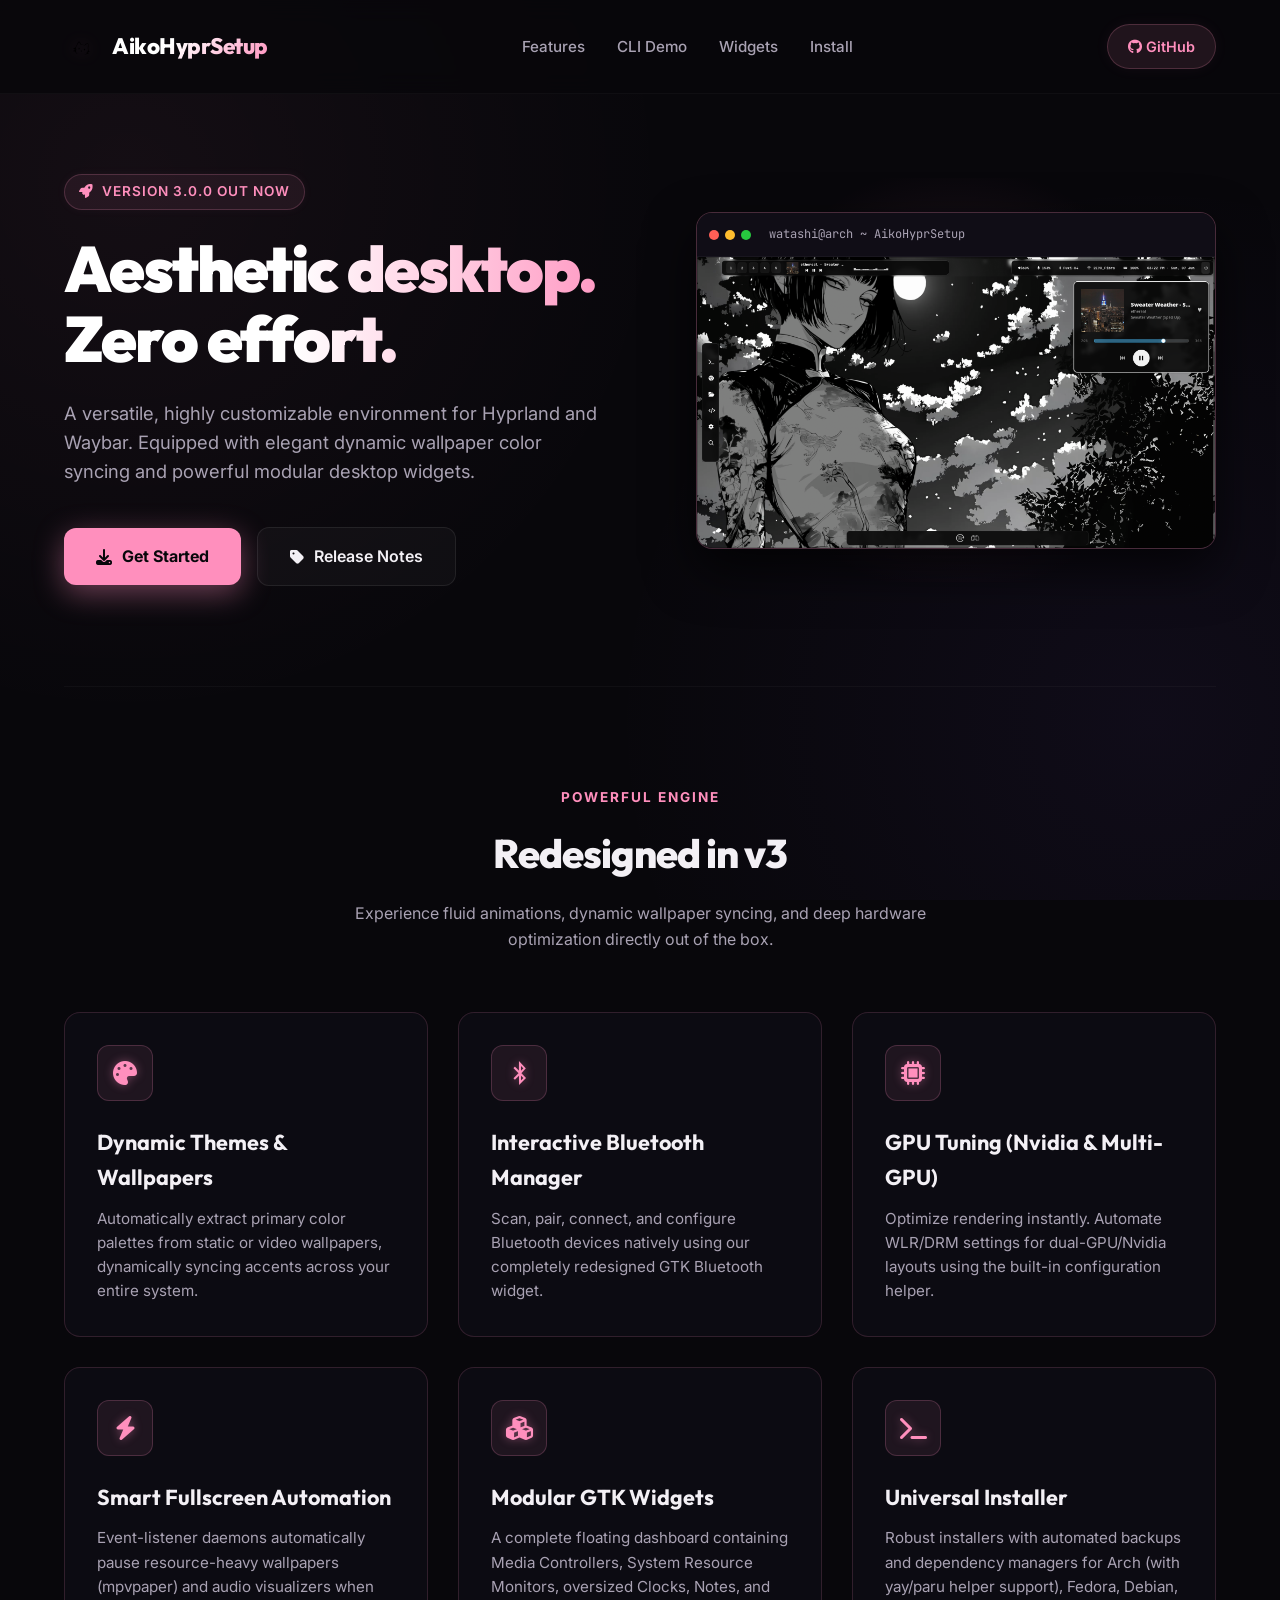
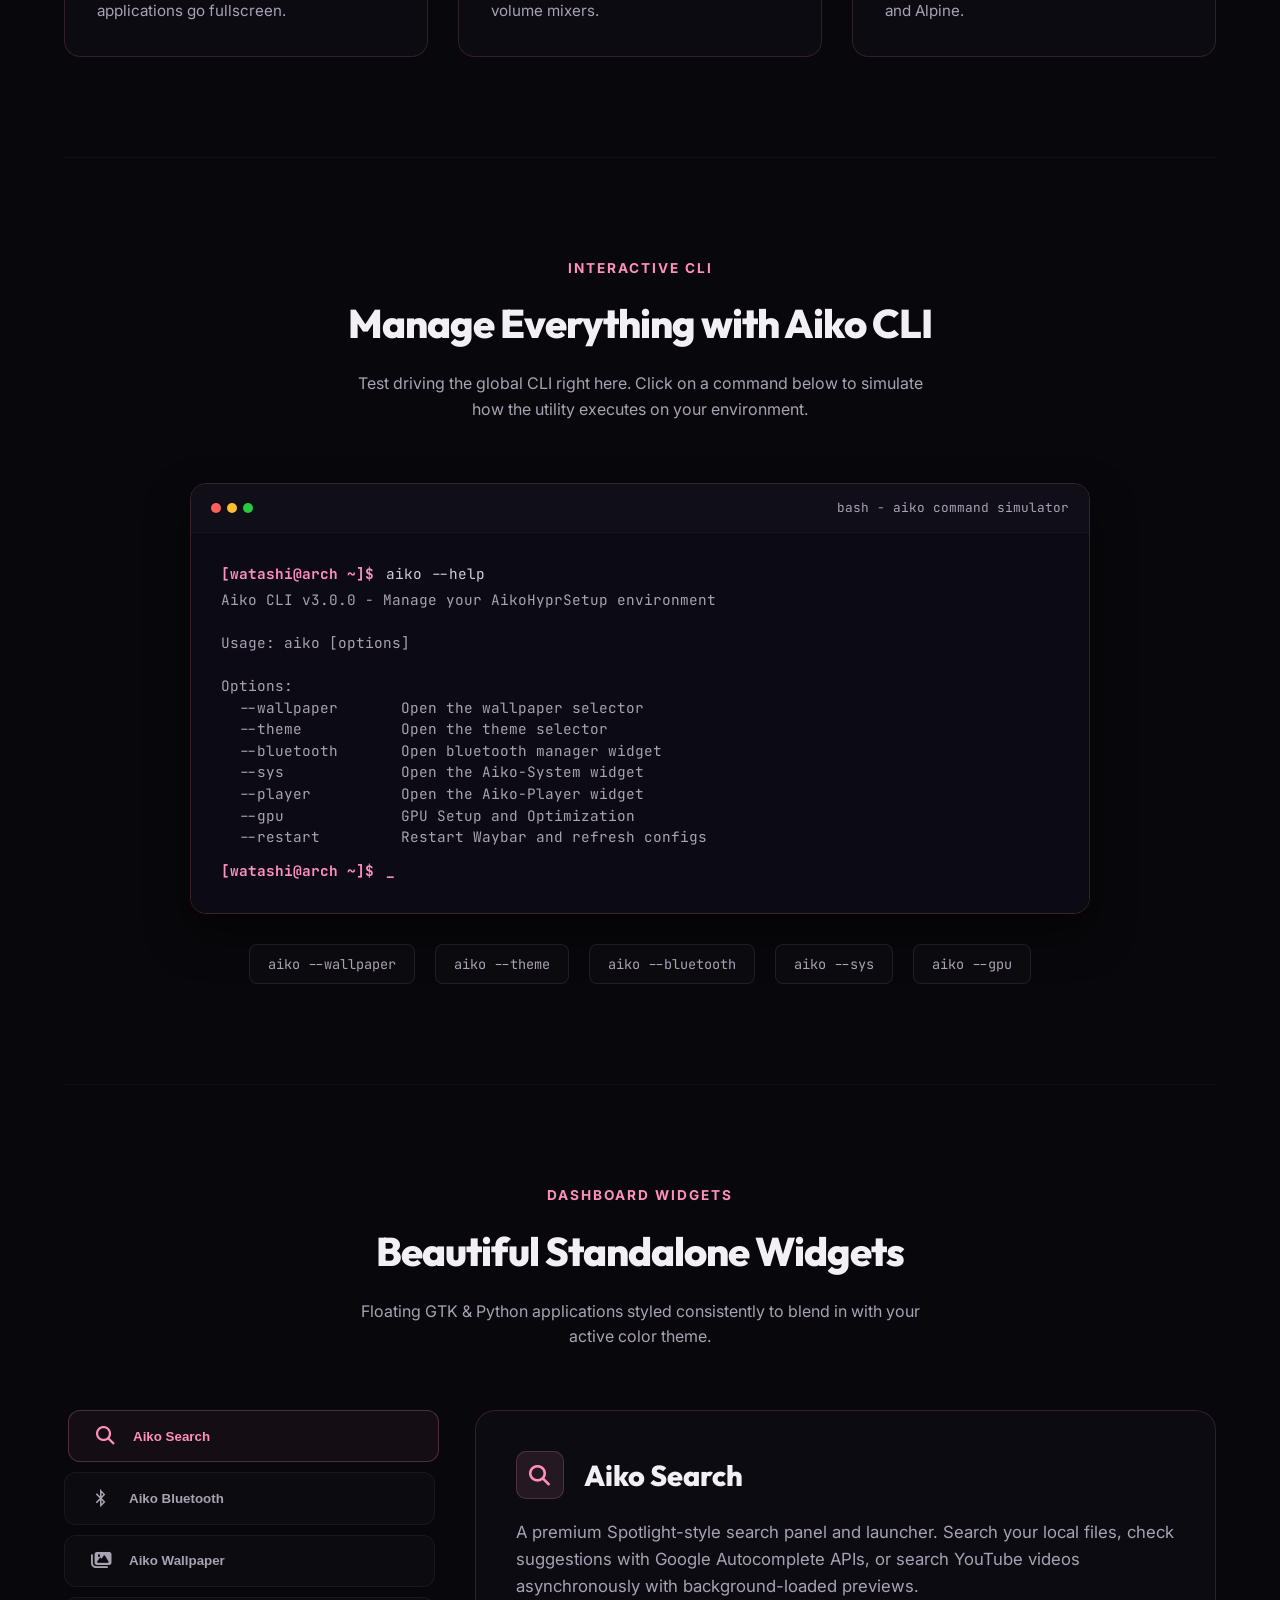
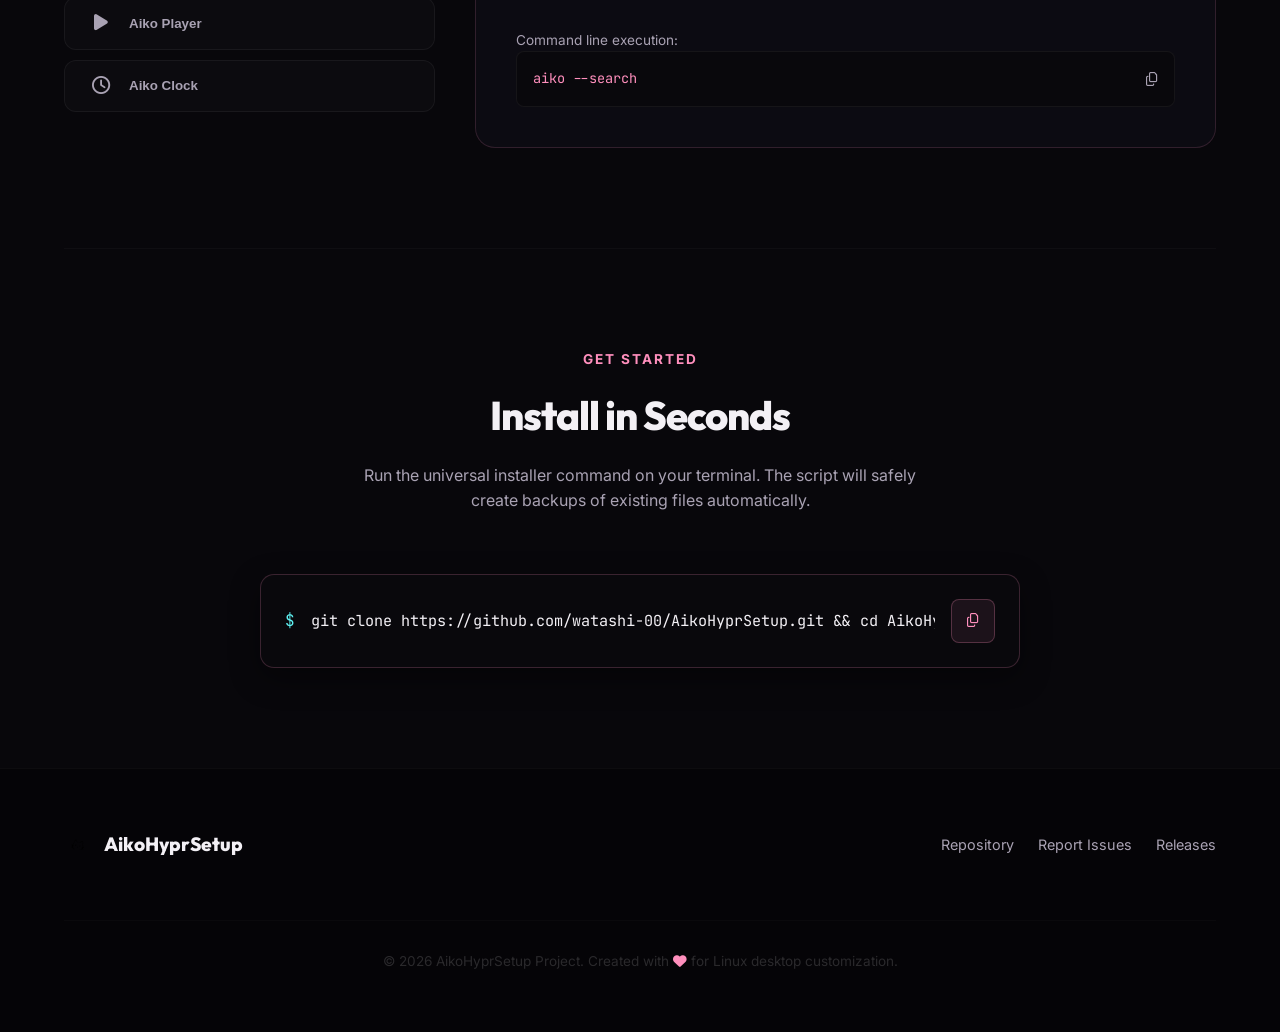
<file: docs/index.html>
<!DOCTYPE html>
<html lang="en">
<head>
    <meta charset="UTF-8">
    <meta name="viewport" content="width=device-width, initial-scale=1.0">
    <title>AikoHyprSetup v3 - Premium Hyprland & Waybar Environment</title>
    <meta name="description" content="A versatile, highly aesthetic, and fully customizable desktop environment for Hyprland and Waybar. Featuring dynamic themes, rich interactive Python/GTK widgets, and a modular automation engine.">
    <!-- Google Fonts -->
    <link rel="preconnect" href="https://fonts.googleapis.com">
    <link rel="preconnect" href="https://fonts.gstatic.com" crossorigin>
    <link href="https://fonts.googleapis.com/css2?family=Inter:wght@300;400;500;600;700;800&family=Outfit:wght@400;500;600;700;800;900&family=JetBrains+Mono:wght@400;500;700&display=swap" rel="stylesheet">
    <!-- Font Awesome -->
    <link rel="stylesheet" href="https://cdnjs.cloudflare.com/ajax/libs/font-awesome/6.4.0/css/all.min.css">
    
    <style>
        :root {
            --bg-color: #08070b;
            --card-bg: rgba(16, 14, 23, 0.65);
            --card-border: rgba(255, 143, 189, 0.15);
            --card-border-hover: rgba(255, 143, 189, 0.35);
            --text-primary: #f3f0f5;
            --text-secondary: #a9a2b3;
            --accent: #ff8fbd;
            --accent-glow: rgba(255, 143, 189, 0.4);
            --accent-dark: #cc5c8a;
            --terminal-bg: #0c0a12;
            --font-display: 'Outfit', sans-serif;
            --font-sans: 'Inter', sans-serif;
            --font-mono: 'JetBrains Mono', monospace;
            --glow-color: rgba(255, 143, 189, 0.1);
        }

        * {
            box-sizing: border-box;
            margin: 0;
            padding: 0;
        }

        body {
            background-color: var(--bg-color);
            color: var(--text-primary);
            font-family: var(--font-sans);
            line-height: 1.6;
            overflow-x: hidden;
            background-image: 
                radial-gradient(circle at 10% 20%, rgba(255, 143, 189, 0.05) 0%, transparent 40%),
                radial-gradient(circle at 90% 80%, rgba(139, 92, 246, 0.06) 0%, transparent 40%);
            background-attachment: fixed;
        }

        /* Scrollbar */
        ::-webkit-scrollbar {
            width: 8px;
        }
        ::-webkit-scrollbar-track {
            background: var(--bg-color);
        }
        ::-webkit-scrollbar-thumb {
            background: rgba(255, 143, 189, 0.2);
            border-radius: 4px;
        }
        ::-webkit-scrollbar-thumb:hover {
            background: var(--accent);
        }

        /* Container */
        .container {
            max-width: 1200px;
            margin: 0 auto;
            padding: 0 24px;
        }

        /* Header / Navbar */
        header {
            padding: 24px 0;
            border-bottom: 1px solid rgba(255, 255, 255, 0.03);
            backdrop-filter: blur(12px);
            position: sticky;
            top: 0;
            z-index: 100;
            background: rgba(8, 7, 11, 0.8);
        }

        .nav-wrapper {
            display: flex;
            justify-content: space-between;
            align-items: center;
        }

        .logo {
            display: flex;
            align-items: center;
            gap: 12px;
            text-decoration: none;
            color: var(--text-primary);
        }

        .logo img {
            width: 36px;
            height: 36px;
            filter: drop-shadow(0 0 8px var(--accent-glow));
        }

        .logo span {
            font-family: var(--font-display);
            font-weight: 800;
            font-size: 1.4rem;
            letter-spacing: -0.5px;
            background: linear-gradient(135deg, #fff 40%, var(--accent) 100%);
            -webkit-background-clip: text;
            -webkit-text-fill-color: transparent;
        }

        .nav-links {
            display: flex;
            gap: 32px;
            list-style: none;
        }

        .nav-links a {
            text-decoration: none;
            color: var(--text-secondary);
            font-weight: 500;
            transition: color 0.2s ease, text-shadow 0.2s ease;
            font-size: 0.95rem;
        }

        .nav-links a:hover {
            color: var(--accent);
            text-shadow: 0 0 8px var(--accent-glow);
        }

        .nav-btn {
            background: rgba(255, 143, 189, 0.1);
            border: 1px solid rgba(255, 143, 189, 0.2);
            color: var(--accent);
            padding: 10px 20px;
            border-radius: 99px;
            text-decoration: none;
            font-weight: 600;
            font-size: 0.9rem;
            transition: all 0.3s ease;
            box-shadow: 0 0 15px rgba(255, 143, 189, 0.05);
        }

        .nav-btn:hover {
            background: var(--accent);
            color: var(--bg-color);
            box-shadow: 0 0 20px var(--accent-glow);
            transform: translateY(-2px);
        }

        /* Hero Section */
        .hero {
            padding: 80px 0 100px 0;
            display: grid;
            grid-template-columns: 1.1fr 1fr;
            align-items: center;
            gap: 60px;
        }

        @media (max-width: 968px) {
            .hero {
                grid-template-columns: 1fr;
                text-align: center;
                padding: 40px 0 60px 0;
            }
        }

        .hero-badge {
            display: inline-flex;
            align-items: center;
            gap: 8px;
            background: rgba(255, 143, 189, 0.08);
            border: 1px solid rgba(255, 143, 189, 0.2);
            color: var(--accent);
            padding: 6px 14px;
            border-radius: 99px;
            font-size: 0.85rem;
            font-weight: 600;
            margin-bottom: 24px;
            text-transform: uppercase;
            letter-spacing: 1px;
            box-shadow: 0 0 10px rgba(255, 143, 189, 0.05);
        }

        .hero-title {
            font-family: var(--font-display);
            font-size: 4rem;
            font-weight: 900;
            line-height: 1.1;
            letter-spacing: -2px;
            margin-bottom: 24px;
            background: linear-gradient(to right, #ffffff, #ffffff 40%, var(--accent));
            -webkit-background-clip: text;
            -webkit-text-fill-color: transparent;
        }

        @media (max-width: 600px) {
            .hero-title {
                font-size: 2.8rem;
            }
        }

        .hero-subtitle {
            font-size: 1.15rem;
            color: var(--text-secondary);
            margin-bottom: 40px;
            max-width: 540px;
        }

        @media (max-width: 968px) {
            .hero-subtitle {
                margin-left: auto;
                margin-right: auto;
            }
        }

        .hero-actions {
            display: flex;
            gap: 16px;
            align-items: center;
        }

        @media (max-width: 968px) {
            .hero-actions {
                justify-content: center;
            }
        }

        @media (max-width: 480px) {
            .hero-actions {
                flex-direction: column;
                align-items: stretch;
            }
        }

        .btn-primary {
            background: var(--accent);
            color: var(--bg-color);
            padding: 16px 32px;
            border-radius: 12px;
            text-decoration: none;
            font-weight: 700;
            display: inline-flex;
            align-items: center;
            justify-content: center;
            gap: 10px;
            box-shadow: 0 8px 30px var(--accent-glow);
            transition: all 0.3s ease;
            font-size: 1rem;
        }

        .btn-primary:hover {
            transform: translateY(-3px);
            box-shadow: 0 12px 35px rgba(255, 143, 189, 0.6);
        }

        .btn-secondary {
            background: rgba(255, 255, 255, 0.03);
            border: 1px solid rgba(255, 255, 255, 0.08);
            color: var(--text-primary);
            padding: 16px 32px;
            border-radius: 12px;
            text-decoration: none;
            font-weight: 600;
            display: inline-flex;
            align-items: center;
            justify-content: center;
            gap: 10px;
            transition: all 0.3s ease;
            font-size: 1rem;
        }

        .btn-secondary:hover {
            background: rgba(255, 255, 255, 0.08);
            border-color: rgba(255, 255, 255, 0.15);
            transform: translateY(-3px);
        }

        /* Mockup Frame */
        .mockup-wrapper {
            position: relative;
        }

        .mockup-glow {
            position: absolute;
            top: -10%;
            left: -10%;
            width: 120%;
            height: 120%;
            background: radial-gradient(circle, rgba(255, 143, 189, 0.15) 0%, transparent 60%);
            z-index: 1;
            pointer-events: none;
        }

        .mockup-frame {
            border-radius: 16px;
            overflow: hidden;
            border: 1px solid rgba(255, 143, 189, 0.25);
            box-shadow: 0 20px 50px rgba(0, 0, 0, 0.7);
            background-color: #0b090f;
            position: relative;
            z-index: 2;
            transition: transform 0.5s cubic-bezier(0.16, 1, 0.3, 1);
        }

        .mockup-frame:hover {
            transform: scale(1.02) rotate(0.5deg);
        }

        .mockup-bar {
            background: rgba(16, 14, 23, 0.95);
            padding: 12px;
            display: flex;
            align-items: center;
            gap: 6px;
            border-bottom: 1px solid rgba(255, 255, 255, 0.04);
        }

        .dot {
            width: 10px;
            height: 10px;
            border-radius: 50%;
            background: #ff5f56;
        }
        .dot:nth-child(2) { background: #ffbd2e; }
        .dot:nth-child(3) { background: #27c93f; }

        .mockup-title {
            margin-left: 12px;
            font-size: 0.75rem;
            color: var(--text-secondary);
            font-family: var(--font-mono);
        }

        .mockup-img {
            width: 100%;
            display: block;
            height: auto;
        }

        /* Section Layout */
        .section {
            padding: 100px 0;
            border-top: 1px solid rgba(255, 255, 255, 0.03);
        }

        .section-header {
            text-align: center;
            max-width: 600px;
            margin: 0 auto 60px auto;
        }

        .section-tag {
            color: var(--accent);
            font-weight: 700;
            text-transform: uppercase;
            letter-spacing: 2px;
            font-size: 0.85rem;
            margin-bottom: 12px;
            display: block;
        }

        .section-title {
            font-family: var(--font-display);
            font-size: 2.5rem;
            font-weight: 800;
            letter-spacing: -1px;
            margin-bottom: 16px;
        }

        .section-desc {
            color: var(--text-secondary);
            font-size: 1rem;
        }

        /* Features Grid */
        .features-grid {
            display: grid;
            grid-template-columns: repeat(auto-fit, minmax(320px, 1fr));
            gap: 30px;
        }

        .feature-card {
            background: var(--card-bg);
            border: 1px solid var(--card-border);
            border-radius: 16px;
            padding: 32px;
            transition: all 0.3s cubic-bezier(0.16, 1, 0.3, 1);
            backdrop-filter: blur(8px);
            position: relative;
            overflow: hidden;
        }

        .feature-card::before {
            content: '';
            position: absolute;
            top: 0;
            left: 0;
            width: 100%;
            height: 4px;
            background: linear-gradient(90deg, transparent, var(--accent), transparent);
            opacity: 0;
            transition: opacity 0.3s ease;
        }

        .feature-card:hover {
            border-color: var(--card-border-hover);
            transform: translateY(-5px);
            box-shadow: 0 10px 30px rgba(255, 143, 189, 0.08);
        }

        .feature-card:hover::before {
            opacity: 1;
        }

        .feature-icon-wrapper {
            width: 56px;
            height: 56px;
            background: rgba(255, 143, 189, 0.08);
            border: 1px solid rgba(255, 143, 189, 0.2);
            border-radius: 12px;
            display: flex;
            align-items: center;
            justify-content: center;
            margin-bottom: 24px;
            color: var(--accent);
            font-size: 1.5rem;
            text-shadow: 0 0 10px var(--accent-glow);
        }

        .feature-card-title {
            font-family: var(--font-display);
            font-size: 1.35rem;
            font-weight: 700;
            margin-bottom: 12px;
        }

        .feature-card-desc {
            color: var(--text-secondary);
            font-size: 0.95rem;
            line-height: 1.6;
        }

        /* CLI Terminal Simulator */
        .terminal-container {
            max-width: 900px;
            margin: 0 auto;
            border-radius: 16px;
            overflow: hidden;
            border: 1px solid rgba(255, 143, 189, 0.2);
            box-shadow: 0 20px 40px rgba(0, 0, 0, 0.5);
        }

        .terminal-header {
            background: #100e17;
            padding: 14px 20px;
            display: flex;
            justify-content: space-between;
            align-items: center;
            border-bottom: 1px solid rgba(255, 255, 255, 0.03);
        }

        .terminal-buttons {
            display: flex;
            gap: 20px;
            flex-wrap: wrap;
            margin-top: 30px;
            justify-content: center;
        }

        .terminal-btn {
            background: rgba(255, 255, 255, 0.02);
            border: 1px solid rgba(255, 255, 255, 0.08);
            color: var(--text-secondary);
            padding: 10px 18px;
            border-radius: 8px;
            font-family: var(--font-mono);
            font-size: 0.85rem;
            cursor: pointer;
            transition: all 0.2s ease;
        }

        .terminal-btn:hover, .terminal-btn.active {
            background: rgba(255, 143, 189, 0.08);
            border-color: var(--accent);
            color: var(--accent);
            box-shadow: 0 0 10px rgba(255, 143, 189, 0.1);
        }

        .terminal-body {
            background-color: var(--terminal-bg);
            padding: 30px;
            font-family: var(--font-mono);
            font-size: 0.9rem;
            height: 380px;
            overflow-y: auto;
            color: #d1cdd8;
            line-height: 1.5;
        }

        .terminal-line {
            margin-bottom: 12px;
            display: flex;
            flex-wrap: wrap;
            align-items: flex-start;
        }

        .terminal-prompt {
            color: var(--accent);
            font-weight: bold;
            margin-right: 12px;
            user-select: none;
        }

        .terminal-output {
            color: var(--text-secondary);
            width: 100%;
            margin-top: 4px;
            white-space: pre-wrap;
        }

        .term-cyan { color: #5ef1f2; }
        .term-green { color: #2ecc71; }
        .term-yellow { color: #f1c40f; }
        .term-magenta { color: #e84393; }

        /* Widgets Section */
        .widget-selector-layout {
            display: grid;
            grid-template-columns: 1fr 2fr;
            gap: 40px;
            align-items: start;
        }

        @media (max-width: 868px) {
            .widget-selector-layout {
                grid-template-columns: 1fr;
            }
        }

        .widget-menu {
            display: flex;
            flex-direction: column;
            gap: 10px;
        }

        @media (max-width: 868px) {
            .widget-menu {
                flex-direction: row;
                overflow-x: auto;
                padding-bottom: 10px;
            }
        }

        .widget-menu-item {
            background: rgba(255, 255, 255, 0.02);
            border: 1px solid rgba(255, 255, 255, 0.05);
            padding: 16px 24px;
            border-radius: 12px;
            color: var(--text-secondary);
            font-weight: 600;
            text-align: left;
            cursor: pointer;
            transition: all 0.2s ease;
            display: flex;
            align-items: center;
            gap: 16px;
        }

        @media (max-width: 868px) {
            .widget-menu-item {
                flex-shrink: 0;
            }
        }

        .widget-menu-item i {
            font-size: 1.15rem;
            width: 24px;
            text-align: center;
        }

        .widget-menu-item:hover, .widget-menu-item.active {
            background: rgba(255, 143, 189, 0.05);
            border-color: rgba(255, 143, 189, 0.25);
            color: var(--accent);
            transform: translateX(4px);
        }

        @media (max-width: 868px) {
            .widget-menu-item:hover, .widget-menu-item.active {
                transform: translateY(-2px);
            }
        }

        .widget-display {
            background: var(--card-bg);
            border: 1px solid var(--card-border);
            border-radius: 20px;
            padding: 40px;
            min-height: 300px;
            backdrop-filter: blur(10px);
            display: flex;
            flex-direction: column;
            justify-content: center;
        }

        .widget-display-header {
            display: flex;
            align-items: center;
            gap: 20px;
            margin-bottom: 20px;
        }

        .widget-display-icon {
            width: 48px;
            height: 48px;
            border-radius: 10px;
            background: rgba(255, 143, 189, 0.1);
            color: var(--accent);
            display: flex;
            align-items: center;
            justify-content: center;
            font-size: 1.3rem;
            border: 1px solid rgba(255, 143, 189, 0.2);
        }

        .widget-display-title {
            font-family: var(--font-display);
            font-size: 1.8rem;
            font-weight: 800;
        }

        .widget-display-body {
            color: var(--text-secondary);
            font-size: 1.05rem;
            margin-bottom: 30px;
        }

        .widget-code-preview {
            background: #09080c;
            border: 1px solid rgba(255, 255, 255, 0.05);
            border-radius: 8px;
            padding: 16px;
            font-family: var(--font-mono);
            font-size: 0.85rem;
            color: var(--accent);
            display: flex;
            justify-content: space-between;
            align-items: center;
        }

        .widget-copy-btn {
            background: transparent;
            border: none;
            color: var(--text-secondary);
            cursor: pointer;
            transition: color 0.2s ease;
        }

        .widget-copy-btn:hover {
            color: var(--accent);
        }

        /* Installation Codeblock */
        .install-box {
            max-width: 760px;
            margin: 0 auto;
            background: #09080c;
            border: 1px solid rgba(255, 143, 189, 0.2);
            border-radius: 14px;
            padding: 24px;
            display: flex;
            justify-content: space-between;
            align-items: center;
            font-family: var(--font-mono);
            box-shadow: 0 10px 30px rgba(0,0,0,0.4);
            gap: 16px;
        }

        .install-cmd {
            color: var(--text-primary);
            font-size: 0.95rem;
            overflow-x: auto;
            white-space: nowrap;
            width: 100%;
        }

        .install-box button {
            background: rgba(255, 143, 189, 0.08);
            border: 1px solid rgba(255, 143, 189, 0.25);
            color: var(--accent);
            width: 44px;
            height: 44px;
            border-radius: 8px;
            cursor: pointer;
            transition: all 0.2s ease;
            flex-shrink: 0;
        }

        .install-box button:hover {
            background: var(--accent);
            color: var(--bg-color);
            box-shadow: 0 0 15px var(--accent-glow);
        }

        /* Footer */
        footer {
            border-top: 1px solid rgba(255, 255, 255, 0.03);
            padding: 60px 0;
            background: #050407;
            color: var(--text-secondary);
        }

        .footer-grid {
            display: flex;
            justify-content: space-between;
            align-items: center;
            flex-wrap: wrap;
            gap: 30px;
        }

        @media (max-width: 600px) {
            .footer-grid {
                flex-direction: column;
                text-align: center;
            }
        }

        .footer-logo {
            display: flex;
            align-items: center;
            gap: 12px;
            font-family: var(--font-display);
            font-weight: 800;
            color: var(--text-primary);
            text-decoration: none;
            font-size: 1.2rem;
        }

        .footer-logo img {
            width: 28px;
            height: 28px;
        }

        .footer-links {
            display: flex;
            gap: 24px;
            list-style: none;
        }

        .footer-links a {
            color: var(--text-secondary);
            text-decoration: none;
            transition: color 0.2s ease;
            font-size: 0.9rem;
        }

        .footer-links a:hover {
            color: var(--accent);
        }

        .footer-text {
            font-size: 0.85rem;
            width: 100%;
            margin-top: 30px;
            text-align: center;
            color: rgba(255, 255, 255, 0.15);
            border-top: 1px solid rgba(255, 255, 255, 0.02);
            padding-top: 30px;
        }
    </style>
</head>
<body>

    <!-- Header / Navbar -->
    <header>
        <div class="container nav-wrapper">
            <a href="#" class="logo">
                <img src="aiko-icon.svg" alt="Aiko Icon" onerror="this.src='https://raw.githubusercontent.com/watashi-00/AikoHyprSetup/master/assets/aiko-icon.svg'">
                <span>AikoHyprSetup</span>
            </a>
            <ul class="nav-links">
                <li><a href="#features">Features</a></li>
                <li><a href="#terminal">CLI Demo</a></li>
                <li><a href="#widgets">Widgets</a></li>
                <li><a href="#install">Install</a></li>
            </ul>
            <a href="https://github.com/watashi-00/AikoHyprSetup" class="nav-btn" target="_blank">
                <i class="fab fa-github"></i> GitHub
            </a>
        </div>
    </header>

    <!-- Hero Section -->
    <main class="container">
        <section class="hero">
            <div>
                <div class="hero-badge">
                    <i class="fas fa-rocket"></i> Version 3.0.0 Out Now
                </div>
                <h1 class="hero-title">Aesthetic desktop. Zero effort.</h1>
                <p class="hero-subtitle">
                    A versatile, highly customizable environment for Hyprland and Waybar. Equipped with elegant dynamic wallpaper color syncing and powerful modular desktop widgets.
                </p>
                <div class="hero-actions">
                    <a href="#install" class="btn-primary">
                        <i class="fas fa-download"></i> Get Started
                    </a>
                    <a href="https://github.com/watashi-00/AikoHyprSetup/releases/tag/v3.0.0" class="btn-secondary" target="_blank">
                        <i class="fas fa-tag"></i> Release Notes
                    </a>
                </div>
            </div>
            
            <div class="mockup-wrapper">
                <div class="mockup-glow"></div>
                <div class="mockup-frame">
                    <div class="mockup-bar">
                        <div class="dot"></div>
                        <div class="dot"></div>
                        <div class="dot"></div>
                        <div class="mockup-title">watashi@arch ~ AikoHyprSetup</div>
                    </div>
                    <img src="aiko_desktop_showcase.png" alt="Aiko Desktop Showcase" class="mockup-img">
                </div>
            </div>
        </section>

        <!-- Features Grid -->
        <section class="section" id="features">
            <div class="section-header">
                <span class="section-tag">Powerful Engine</span>
                <h2 class="section-title">Redesigned in v3</h2>
                <p class="section-desc">Experience fluid animations, dynamic wallpaper syncing, and deep hardware optimization directly out of the box.</p>
            </div>
            
            <div class="features-grid">
                <!-- Feature 1 -->
                <div class="feature-card">
                    <div class="feature-icon-wrapper">
                        <i class="fas fa-palette"></i>
                    </div>
                    <h3 class="feature-card-title">Dynamic Themes & Wallpapers</h3>
                    <p class="feature-card-desc">Automatically extract primary color palettes from static or video wallpapers, dynamically syncing accents across your entire system.</p>
                </div>
                <!-- Feature 2 -->
                <div class="feature-card">
                    <div class="feature-icon-wrapper">
                        <i class="fab fa-bluetooth-b"></i>
                    </div>
                    <h3 class="feature-card-title">Interactive Bluetooth Manager</h3>
                    <p class="feature-card-desc">Scan, pair, connect, and configure Bluetooth devices natively using our completely redesigned GTK Bluetooth widget.</p>
                </div>
                <!-- Feature 3 -->
                <div class="feature-card">
                    <div class="feature-icon-wrapper">
                        <i class="fas fa-microchip"></i>
                    </div>
                    <h3 class="feature-card-title">GPU Tuning (Nvidia & Multi-GPU)</h3>
                    <p class="feature-card-desc">Optimize rendering instantly. Automate WLR/DRM settings for dual-GPU/Nvidia layouts using the built-in configuration helper.</p>
                </div>
                <!-- Feature 4 -->
                <div class="feature-card">
                    <div class="feature-icon-wrapper">
                        <i class="fas fa-bolt"></i>
                    </div>
                    <h3 class="feature-card-title">Smart Fullscreen Automation</h3>
                    <p class="feature-card-desc">Event-listener daemons automatically pause resource-heavy wallpapers (mpvpaper) and audio visualizers when applications go fullscreen.</p>
                </div>
                <!-- Feature 5 -->
                <div class="feature-card">
                    <div class="feature-icon-wrapper">
                        <i class="fas fa-cubes"></i>
                    </div>
                    <h3 class="feature-card-title">Modular GTK Widgets</h3>
                    <p class="feature-card-desc">A complete floating dashboard containing Media Controllers, System Resource Monitors, oversized Clocks, Notes, and volume mixers.</p>
                </div>
                <!-- Feature 6 -->
                <div class="feature-card">
                    <div class="feature-icon-wrapper">
                        <i class="fas fa-terminal"></i>
                    </div>
                    <h3 class="feature-card-title">Universal Installer</h3>
                    <p class="feature-card-desc">Robust installers with automated backups and dependency managers for Arch (with yay/paru helper support), Fedora, Debian, and Alpine.</p>
                </div>
            </div>
        </section>

        <!-- CLI Demo Terminal Section -->
        <section class="section" id="terminal">
            <div class="section-header">
                <span class="section-tag">Interactive CLI</span>
                <h2 class="section-title">Manage Everything with Aiko CLI</h2>
                <p class="section-desc">Test driving the global CLI right here. Click on a command below to simulate how the utility executes on your environment.</p>
            </div>

            <div class="terminal-container">
                <div class="terminal-header">
                    <div style="display: flex; gap: 6px;">
                        <div class="dot"></div>
                        <div class="dot"></div>
                        <div class="dot"></div>
                    </div>
                    <span style="font-size: 0.8rem; color: var(--text-secondary); font-family: var(--font-mono);">bash - aiko command simulator</span>
                </div>
                <div class="terminal-body" id="term-body">
                    <div class="terminal-line">
                        <span class="terminal-prompt">[watashi@arch ~]$</span>
                        <span>aiko --help</span>
                        <span class="terminal-output">Aiko CLI v3.0.0 - Manage your AikoHyprSetup environment

Usage: aiko [options]

Options:
  --wallpaper       Open the wallpaper selector
  --theme           Open the theme selector
  --bluetooth       Open bluetooth manager widget
  --sys             Open the Aiko-System widget
  --player          Open the Aiko-Player widget
  --gpu             GPU Setup and Optimization
  --restart         Restart Waybar and refresh configs</span>
                    </div>
                    <div class="terminal-line" id="cursor-line">
                        <span class="terminal-prompt">[watashi@arch ~]$</span>
                        <span id="term-input"></span><span style="animation: blink 1s step-end infinite; font-weight: bold; color: var(--accent);">_</span>
                    </div>
                </div>
            </div>

            <div class="terminal-buttons">
                <button class="terminal-btn" onclick="runSim('--wallpaper')">aiko --wallpaper</button>
                <button class="terminal-btn" onclick="runSim('--theme')">aiko --theme</button>
                <button class="terminal-btn" onclick="runSim('--bluetooth')">aiko --bluetooth</button>
                <button class="terminal-btn" onclick="runSim('--sys')">aiko --sys</button>
                <button class="terminal-btn" onclick="runSim('--gpu')">aiko --gpu</button>
            </div>
        </section>

        <!-- Widgets Catalog Section -->
        <section class="section" id="widgets">
            <div class="section-header">
                <span class="section-tag">Dashboard Widgets</span>
                <h2 class="section-title">Beautiful Standalone Widgets</h2>
                <p class="section-desc">Floating GTK & Python applications styled consistently to blend in with your active color theme.</p>
            </div>

            <div class="widget-selector-layout">
                <div class="widget-menu">
                    <button class="widget-menu-item active" onclick="selectWidget('search', this)">
                        <i class="fas fa-search"></i> Aiko Search
                    </button>
                    <button class="widget-menu-item" onclick="selectWidget('bluetooth', this)">
                        <i class="fab fa-bluetooth-b"></i> Aiko Bluetooth
                    </button>
                    <button class="widget-menu-item" onclick="selectWidget('wallpaper', this)">
                        <i class="fas fa-images"></i> Aiko Wallpaper
                    </button>
                    <button class="widget-menu-item" onclick="selectWidget('player', this)">
                        <i class="fas fa-play"></i> Aiko Player
                    </button>
                    <button class="widget-menu-item" onclick="selectWidget('clock', this)">
                        <i class="far fa-clock"></i> Aiko Clock
                    </button>
                </div>

                <div class="widget-display" id="widget-display">
                    <div class="widget-display-header">
                        <div class="widget-display-icon">
                            <i class="fas fa-search"></i>
                        </div>
                        <h3 class="widget-display-title">Aiko Search</h3>
                    </div>
                    <div class="widget-display-body">
                        A premium Spotlight-style search panel and launcher. Search your local files, check suggestions with Google Autocomplete APIs, or search YouTube videos asynchronously with background-loaded previews.
                    </div>
                    <div class="widget-display-header" style="margin-bottom: 0;">
                        <span style="font-size: 0.85rem; color: var(--text-secondary);">Command line execution:</span>
                    </div>
                    <div class="widget-code-preview">
                        <span id="widget-cmd">aiko --search</span>
                        <button class="widget-copy-btn" onclick="copyWidgetCmd()"><i class="far fa-copy"></i></button>
                    </div>
                </div>
            </div>
        </section>

        <!-- Installation Section -->
        <section class="section" id="install">
            <div class="section-header">
                <span class="section-tag">Get Started</span>
                <h2 class="section-title">Install in Seconds</h2>
                <p class="section-desc">Run the universal installer command on your terminal. The script will safely create backups of existing files automatically.</p>
            </div>

            <div class="install-box">
                <span class="term-cyan" style="user-select: none;">$</span>
                <div class="install-cmd" id="install-cmd-text">git clone https://github.com/watashi-00/AikoHyprSetup.git && cd AikoHyprSetup && ./install.sh</div>
                <button onclick="copyInstallCmd()"><i class="far fa-copy"></i></button>
            </div>
        </section>
    </main>

    <!-- Footer -->
    <footer>
        <div class="container footer-grid">
            <a href="#" class="footer-logo">
                <img src="aiko-icon.svg" alt="Aiko Logo" onerror="this.src='https://raw.githubusercontent.com/watashi-00/AikoHyprSetup/master/assets/aiko-icon.svg'">
                <span>AikoHyprSetup</span>
            </a>
            <ul class="footer-links">
                <li><a href="https://github.com/watashi-00/AikoHyprSetup" target="_blank">Repository</a></li>
                <li><a href="https://github.com/watashi-00/AikoHyprSetup/issues" target="_blank">Report Issues</a></li>
                <li><a href="https://github.com/watashi-00/AikoHyprSetup/releases" target="_blank">Releases</a></li>
            </ul>
            <div class="footer-text">
                &copy; 2026 AikoHyprSetup Project. Created with <i class="fas fa-heart" style="color: var(--accent);"></i> for Linux desktop customization.
            </div>
        </div>
    </footer>

    <!-- Scripts -->
    <script>
        // CLI simulator code
        const outputs = {
            '--wallpaper': `[restart] ℹ Syncing wallpaper and dynamic engine...
[restart] ℹ Extracting color palette accents...
[restart] ℹ Color theme generated: #ff8fbd (Pink Anime variant)
[restart] ℹ Applying system colors and restarting panels...
[restart] ✔ Waybar restarted successfully.`,
            
            '--theme': `[theme-selector] ℹ Opening theme selector UI dialog...
[theme-selector] ℹ Active themes available:
  - Pink Anime (Active)
  - Cyber Blue
  - Fullblack Noir
  - Black White
[theme-selector] ℹ Selected: Fullblack Noir. Updating configurations...
[theme-selector] ✔ Themes updated successfully.`,
            
            '--bluetooth': `[aiko-bluetooth] ℹ Launching Bluetooth Manager widget...
[aiko-bluetooth] ℹ Scanning for devices...
[aiko-bluetooth] ℹ Found: Aiko-Buds Pro (Connected)
[aiko-bluetooth] ℹ Found: DualSense Wireless Controller (Trusted)
[aiko-bluetooth] ✔ Widget closed.`,
            
            '--sys': `[aiko-sys] ℹ Querying system stats...
  - OS: Arch Linux x86_64
  - Kernel: 6.9.3-arch1-1
  - CPU: Intel Core i7-10750H (12) @ 5.00GHz
  - GPU: NVIDIA GeForce GTX 1650 Ti Mobile
  - Memory: 6.46GB / 15.68GB (41%)
  - Workspaces active: 5 on monitor eDP-1`,
            
            '--gpu': `[aiko-gpu] ℹ Checking hardware devices...
[aiko-gpu] ℹ Found Nvidia card (GTX 1650 Ti Mobile) & Intel UHD Graphics
[aiko-gpu] ℹ Auto-injecting env variables to hyprland.conf...
  - env = LIBVA_DRIVER_NAME,nvidia
  - env = __GLX_VENDOR_LIBRARY_NAME,nvidia
  - env = AQ_DRM_DEVICES,/dev/dri/card1:/dev/dri/card0
[aiko-gpu] ✔ GPU setup and optimization complete! Reloading Hyprland...`
        };

        function runSim(cmd) {
            const termInput = document.getElementById('term-input');
            const termBody = document.getElementById('term-body');
            const cursorLine = document.getElementById('cursor-line');
            
            // Highlight active button
            const buttons = document.querySelectorAll('.terminal-btn');
            buttons.forEach(btn => {
                if (btn.innerText.includes(cmd)) {
                    btn.classList.add('active');
                } else {
                    btn.classList.remove('active');
                }
            });

            // Write input
            termInput.innerText = `aiko ${cmd}`;
            
            // Create simulated output elements
            setTimeout(() => {
                // Add simulated command prompt line
                const newLine = document.createElement('div');
                newLine.className = 'terminal-line';
                newLine.innerHTML = `
                    <span class="terminal-prompt">[watashi@arch ~]$</span>
                    <span>aiko ${cmd}</span>
                    <span class="terminal-output">${outputs[cmd]}</span>
                `;
                termBody.insertBefore(newLine, cursorLine);
                
                // Clear active input
                termInput.innerText = '';
                
                // Scroll to bottom
                termBody.scrollTop = termBody.scrollHeight;
            }, 600);
        }

        // Widgets display code
        const widgetsInfo = {
            search: {
                title: "Aiko Search",
                desc: "A premium Spotlight-style search panel and launcher. Search your local files, check suggestions with Google Autocomplete APIs, or search YouTube videos asynchronously with background-loaded previews.",
                cmd: "aiko --search",
                iconClass: "fas fa-search"
            },
            bluetooth: {
                title: "Aiko Bluetooth",
                desc: "A custom GTK3 Bluetooth device manager dashboard. Enables immediate scanning, discovery, trusting, and pairing/connection control for all Bluetooth devices without diving into low-level configuration menus.",
                cmd: "aiko --bluetooth",
                iconClass: "fab fa-bluetooth-b"
            },
            wallpaper: {
                title: "Aiko Wallpaper",
                desc: "Manage dynamic, video, or image wallpapers. Automatically extracts the dominant color palette of chosen wallpapers and syncs color definitions with your Waybar CSS styling and other system configurations.",
                cmd: "aiko --wallpaper",
                iconClass: "fas fa-images"
            },
            player: {
                title: "Aiko Player",
                desc: "A floating music controller widget. Displays cover art dynamically, retrieves lyrics, and manages audio streams and visual feedback using a fully responsive theme-aware overlay interface.",
                cmd: "aiko --player",
                iconClass: "fas fa-play"
            },
            clock: {
                title: "Aiko Clock",
                desc: "A beautiful oversized floating clock widget for your desktop. Aligns automatically with dynamic color palettes and coordinates widgets spacing perfectly to match other panels.",
                cmd: "aiko --clock",
                iconClass: "far fa-clock"
            }
        };

        function selectWidget(key, element) {
            // Remove active classes
            const items = document.querySelectorAll('.widget-menu-item');
            items.forEach(item => item.classList.remove('active'));
            
            // Add active class to clicked
            element.classList.add('active');
            
            // Update widget details
            const display = document.getElementById('widget-display');
            const info = widgetsInfo[key];
            
            display.querySelector('.widget-display-title').innerText = info.title;
            display.querySelector('.widget-display-body').innerText = info.desc;
            display.querySelector('#widget-cmd').innerText = info.cmd;
            
            const icon = display.querySelector('.widget-display-icon i');
            icon.className = info.iconClass;
        }

        // Utility copy function
        function copyWidgetCmd() {
            const cmd = document.getElementById('widget-cmd').innerText;
            navigator.clipboard.writeText(cmd);
            alert('Copied command to clipboard: ' + cmd);
        }

        function copyInstallCmd() {
            const cmd = document.getElementById('install-cmd-text').innerText;
            navigator.clipboard.writeText(cmd);
            alert('Copied installation command to clipboard!');
        }
    </script>
</body>
</html>
</file>
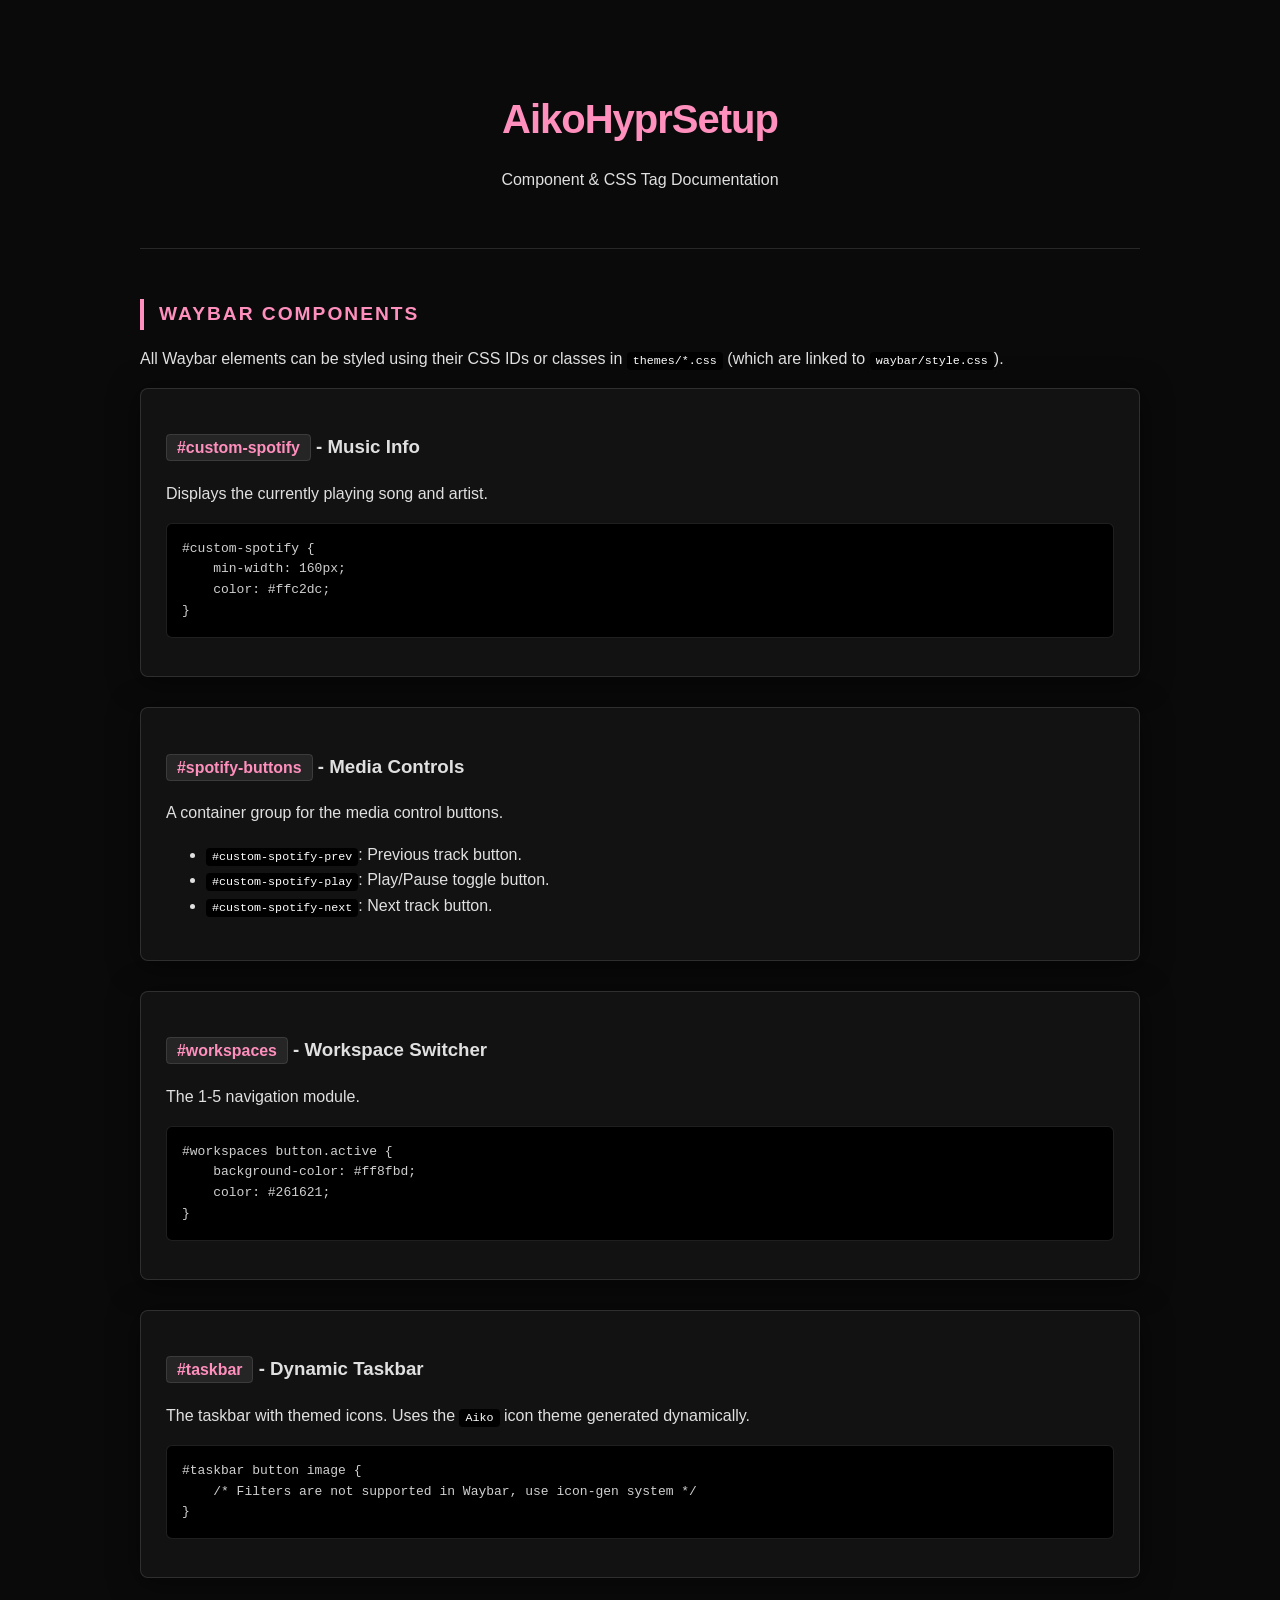
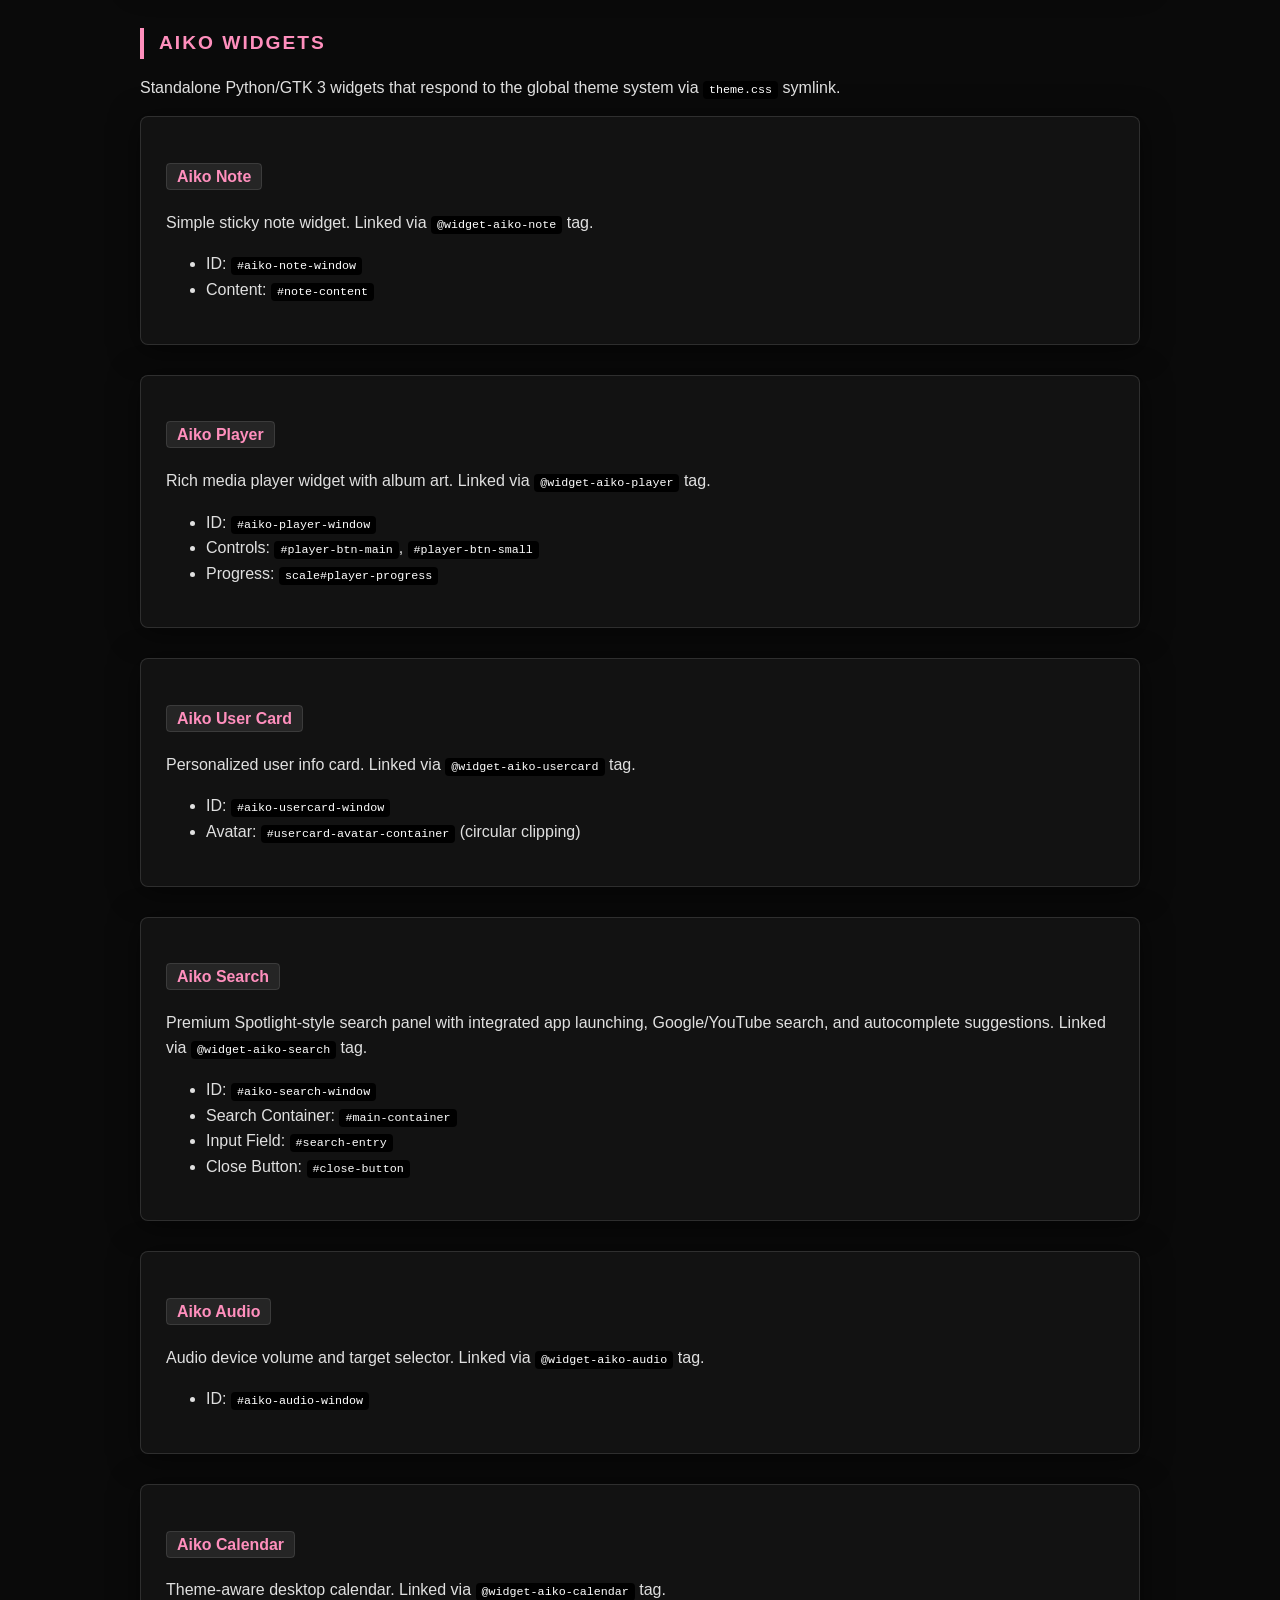
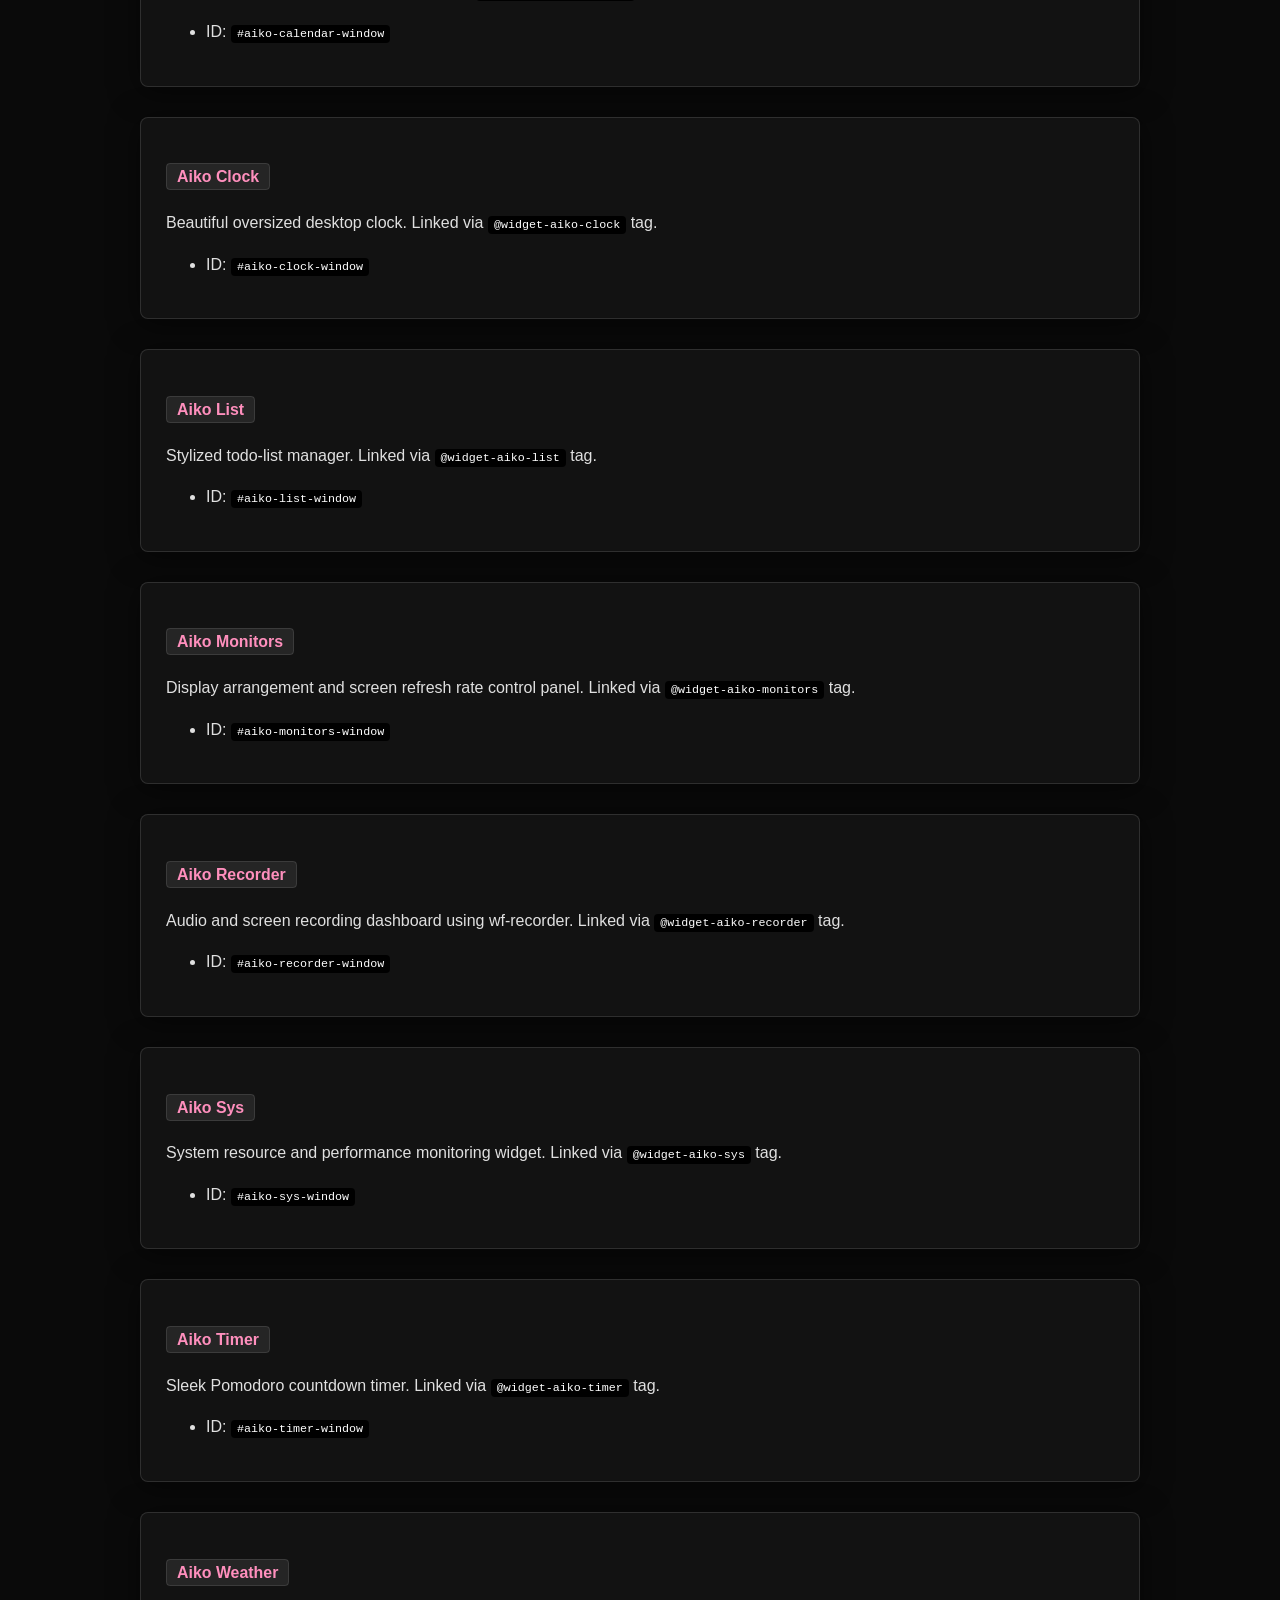
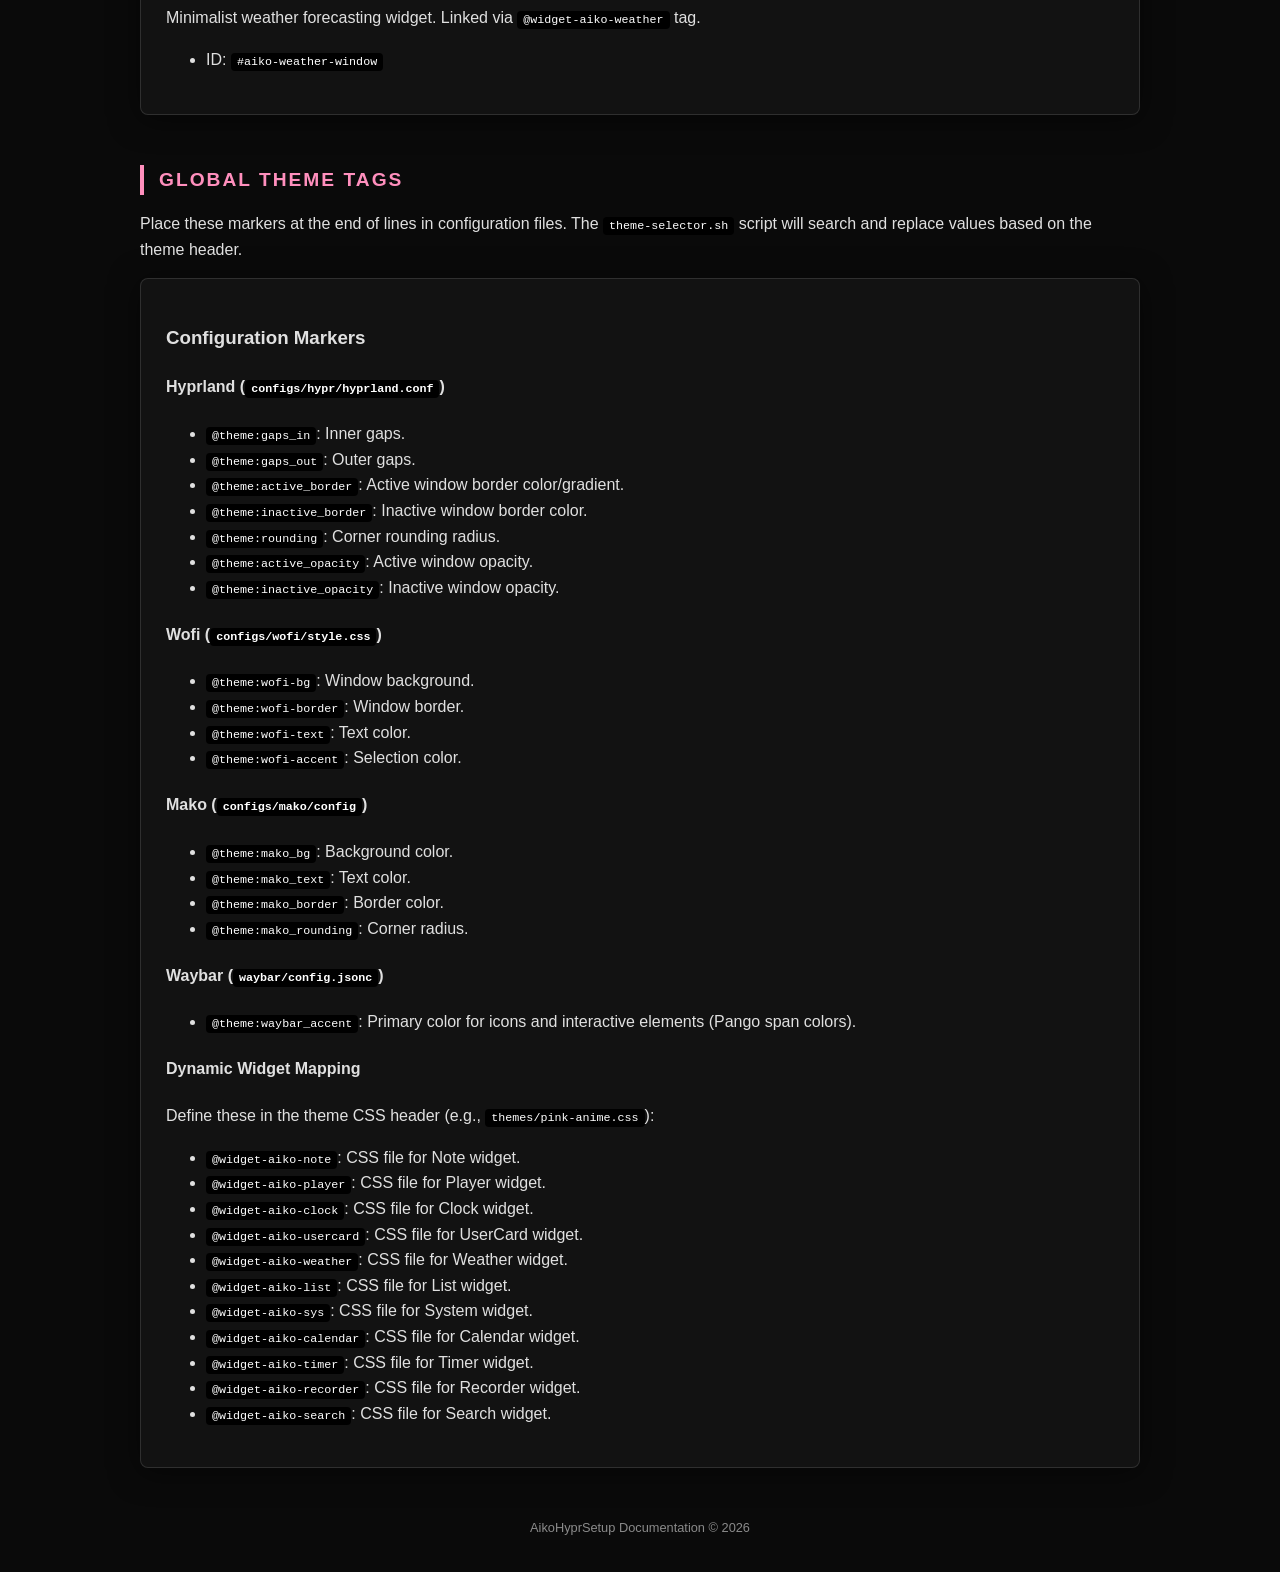
<file: docs/components.html>
<!DOCTYPE html>
<html lang="en">
<head>
    <meta charset="UTF-8">
    <meta name="viewport" content="width=device-width, initial-scale=1.0">
    <title>AikoHyprSetup - Component Documentation</title>
    <style>
        :root {
            --bg: #0a0a0a;
            --card-bg: #121212;
            --accent: #ff8fbd;
            --text: #e0e0e0;
            --text-dim: #909090;
            --border: rgba(255, 255, 255, 0.12);
            --code-bg: #000000;
        }

        body {
            font-family: 'JetBrainsMono Nerd Font', 'Inter', sans-serif;
            background-color: var(--bg);
            color: var(--text);
            line-height: 1.6;
            margin: 0;
            padding: 20px;
        }

        .container {
            max-width: 1000px;
            margin: 0 auto;
        }

        header {
            text-align: center;
            padding: 40px 0;
            border-bottom: 1px solid var(--border);
            margin-bottom: 40px;
        }

        h1 { color: var(--accent); font-size: 2.5em; margin-bottom: 10px; font-weight: 800; letter-spacing: -1px; }
        h2 { color: var(--accent); border-left: 4px solid var(--accent); padding-left: 15px; margin-top: 50px; text-transform: uppercase; font-size: 1.2em; letter-spacing: 2px; }

        .component-card {
            background: var(--card-bg);
            border: 1px solid var(--border);
            border-radius: 8px;
            padding: 25px;
            margin-bottom: 30px;
            box-shadow: 0 4px 30px rgba(0,0,0,0.5);
        }

        .tag {
            background: rgba(255, 255, 255, 0.08);
            color: var(--accent);
            padding: 4px 10px;
            border-radius: 4px;
            font-size: 0.85em;
            font-weight: bold;
            border: 1px solid rgba(255, 255, 255, 0.1);
        }

        code {
            background: var(--code-bg);
            padding: 2px 6px;
            border-radius: 4px;
            color: #ffffff;
            font-size: 0.9em;
        }

        pre {
            background: var(--code-bg);
            padding: 15px;
            border-radius: 6px;
            overflow-x: auto;
            border: 1px solid var(--border);
            color: #d0d0d0;
        }

        .preview {
            margin-top: 20px;
            padding: 20px;
            background: rgba(255,255,255,0.02);
            border-radius: 6px;
            display: flex;
            align-items: center;
            gap: 15px;
            border: 1px dashed var(--border);
        }

        .waybar-mock {
            background: #111111;
            border-radius: 4px;
            border: 1px solid var(--border);
            padding: 8px 16px;
            display: inline-flex;
            gap: 15px;
            font-size: 0.9em;
        }

        .btn-mock {
            color: var(--text-dim);
            font-size: 1.2em;
        }
    </style>
</head>
<body>
    <div class="container">
        <header>
            <h1>AikoHyprSetup</h1>
            <p>Component & CSS Tag Documentation</p>
        </header>

        <section id="waybar">
            <h2>Waybar Components</h2>
            <p>All Waybar elements can be styled using their CSS IDs or classes in <code>themes/*.css</code> (which are linked to <code>waybar/style.css</code>).</p>

            <div class="component-card">
                <h3><span class="tag">#custom-spotify</span> - Music Info</h3>
                <p>Displays the currently playing song and artist.</p>
                <pre>#custom-spotify {
    min-width: 160px;
    color: #ffc2dc;
}</pre>
            </div>

            <div class="component-card">
                <h3><span class="tag">#spotify-buttons</span> - Media Controls</h3>
                <p>A container group for the media control buttons.</p>
                <ul>
                    <li><code>#custom-spotify-prev</code>: Previous track button.</li>
                    <li><code>#custom-spotify-play</code>: Play/Pause toggle button.</li>
                    <li><code>#custom-spotify-next</code>: Next track button.</li>
                </ul>
            </div>

            <div class="component-card">
                <h3><span class="tag">#workspaces</span> - Workspace Switcher</h3>
                <p>The 1-5 navigation module.</p>
                <pre>#workspaces button.active {
    background-color: #ff8fbd;
    color: #261621;
}</pre>
            </div>

            <div class="component-card">
                <h3><span class="tag">#taskbar</span> - Dynamic Taskbar</h3>
                <p>The taskbar with themed icons. Uses the <code>Aiko</code> icon theme generated dynamically.</p>
                <pre>#taskbar button image {
    /* Filters are not supported in Waybar, use icon-gen system */
}</pre>
            </div>
        </section>

        <section id="widgets">
            <h2>Aiko Widgets</h2>
            <p>Standalone Python/GTK 3 widgets that respond to the global theme system via <code>theme.css</code> symlink.</p>

            <div class="component-card">
                <h3><span class="tag">Aiko Note</span></h3>
                <p>Simple sticky note widget. Linked via <code>@widget-aiko-note</code> tag.</p>
                <ul>
                    <li>ID: <code>#aiko-note-window</code></li>
                    <li>Content: <code>#note-content</code></li>
                </ul>
            </div>

            <div class="component-card">
                <h3><span class="tag">Aiko Player</span></h3>
                <p>Rich media player widget with album art. Linked via <code>@widget-aiko-player</code> tag.</p>
                <ul>
                    <li>ID: <code>#aiko-player-window</code></li>
                    <li>Controls: <code>#player-btn-main</code>, <code>#player-btn-small</code></li>
                    <li>Progress: <code>scale#player-progress</code></li>
                </ul>
            </div>

            <div class="component-card">
                <h3><span class="tag">Aiko User Card</span></h3>
                <p>Personalized user info card. Linked via <code>@widget-aiko-usercard</code> tag.</p>
                <ul>
                    <li>ID: <code>#aiko-usercard-window</code></li>
                    <li>Avatar: <code>#usercard-avatar-container</code> (circular clipping)</li>
                </ul>
            </div>

            <div class="component-card">
                <h3><span class="tag">Aiko Search</span></h3>
                <p>Premium Spotlight-style search panel with integrated app launching, Google/YouTube search, and autocomplete suggestions. Linked via <code>@widget-aiko-search</code> tag.</p>
                <ul>
                    <li>ID: <code>#aiko-search-window</code></li>
                    <li>Search Container: <code>#main-container</code></li>
                    <li>Input Field: <code>#search-entry</code></li>
                    <li>Close Button: <code>#close-button</code></li>
                </ul>
            </div>

            <div class="component-card">
                <h3><span class="tag">Aiko Audio</span></h3>
                <p>Audio device volume and target selector. Linked via <code>@widget-aiko-audio</code> tag.</p>
                <ul>
                    <li>ID: <code>#aiko-audio-window</code></li>
                </ul>
            </div>

            <div class="component-card">
                <h3><span class="tag">Aiko Calendar</span></h3>
                <p>Theme-aware desktop calendar. Linked via <code>@widget-aiko-calendar</code> tag.</p>
                <ul>
                    <li>ID: <code>#aiko-calendar-window</code></li>
                </ul>
            </div>

            <div class="component-card">
                <h3><span class="tag">Aiko Clock</span></h3>
                <p>Beautiful oversized desktop clock. Linked via <code>@widget-aiko-clock</code> tag.</p>
                <ul>
                    <li>ID: <code>#aiko-clock-window</code></li>
                </ul>
            </div>

            <div class="component-card">
                <h3><span class="tag">Aiko List</span></h3>
                <p>Stylized todo-list manager. Linked via <code>@widget-aiko-list</code> tag.</p>
                <ul>
                    <li>ID: <code>#aiko-list-window</code></li>
                </ul>
            </div>

            <div class="component-card">
                <h3><span class="tag">Aiko Monitors</span></h3>
                <p>Display arrangement and screen refresh rate control panel. Linked via <code>@widget-aiko-monitors</code> tag.</p>
                <ul>
                    <li>ID: <code>#aiko-monitors-window</code></li>
                </ul>
            </div>

            <div class="component-card">
                <h3><span class="tag">Aiko Recorder</span></h3>
                <p>Audio and screen recording dashboard using wf-recorder. Linked via <code>@widget-aiko-recorder</code> tag.</p>
                <ul>
                    <li>ID: <code>#aiko-recorder-window</code></li>
                </ul>
            </div>

            <div class="component-card">
                <h3><span class="tag">Aiko Sys</span></h3>
                <p>System resource and performance monitoring widget. Linked via <code>@widget-aiko-sys</code> tag.</p>
                <ul>
                    <li>ID: <code>#aiko-sys-window</code></li>
                </ul>
            </div>

            <div class="component-card">
                <h3><span class="tag">Aiko Timer</span></h3>
                <p>Sleek Pomodoro countdown timer. Linked via <code>@widget-aiko-timer</code> tag.</p>
                <ul>
                    <li>ID: <code>#aiko-timer-window</code></li>
                </ul>
            </div>

            <div class="component-card">
                <h3><span class="tag">Aiko Weather</span></h3>
                <p>Minimalist weather forecasting widget. Linked via <code>@widget-aiko-weather</code> tag.</p>
                <ul>
                    <li>ID: <code>#aiko-weather-window</code></li>
                </ul>
            </div>
        </section>

        <section id="theme-tags">
            <h2>Global Theme Tags</h2>
            <p>Place these markers at the end of lines in configuration files. The <code>theme-selector.sh</code> script will search and replace values based on the theme header.</p>
            
            <div class="component-card">
                <h3>Configuration Markers</h3>
                
                <h4>Hyprland (<code>configs/hypr/hyprland.conf</code>)</h4>
                <ul>
                    <li><code>@theme:gaps_in</code>: Inner gaps.</li>
                    <li><code>@theme:gaps_out</code>: Outer gaps.</li>
                    <li><code>@theme:active_border</code>: Active window border color/gradient.</li>
                    <li><code>@theme:inactive_border</code>: Inactive window border color.</li>
                    <li><code>@theme:rounding</code>: Corner rounding radius.</li>
                    <li><code>@theme:active_opacity</code>: Active window opacity.</li>
                    <li><code>@theme:inactive_opacity</code>: Inactive window opacity.</li>
                </ul>

                <h4>Wofi (<code>configs/wofi/style.css</code>)</h4>
                <ul>
                    <li><code>@theme:wofi-bg</code>: Window background.</li>
                    <li><code>@theme:wofi-border</code>: Window border.</li>
                    <li><code>@theme:wofi-text</code>: Text color.</li>
                    <li><code>@theme:wofi-accent</code>: Selection color.</li>
                </ul>

                <h4>Mako (<code>configs/mako/config</code>)</h4>
                <ul>
                    <li><code>@theme:mako_bg</code>: Background color.</li>
                    <li><code>@theme:mako_text</code>: Text color.</li>
                    <li><code>@theme:mako_border</code>: Border color.</li>
                    <li><code>@theme:mako_rounding</code>: Corner radius.</li>
                </ul>

                <h4>Waybar (<code>waybar/config.jsonc</code>)</h4>
                <ul>
                    <li><code>@theme:waybar_accent</code>: Primary color for icons and interactive elements (Pango span colors).</li>
                </ul>

                <h4>Dynamic Widget Mapping</h4>
                <p>Define these in the theme CSS header (e.g., <code>themes/pink-anime.css</code>):</p>
                <ul>
                    <li><code>@widget-aiko-note</code>: CSS file for Note widget.</li>
                    <li><code>@widget-aiko-player</code>: CSS file for Player widget.</li>
                    <li><code>@widget-aiko-clock</code>: CSS file for Clock widget.</li>
                    <li><code>@widget-aiko-usercard</code>: CSS file for UserCard widget.</li>
                    <li><code>@widget-aiko-weather</code>: CSS file for Weather widget.</li>
                    <li><code>@widget-aiko-list</code>: CSS file for List widget.</li>
                    <li><code>@widget-aiko-sys</code>: CSS file for System widget.</li>
                    <li><code>@widget-aiko-calendar</code>: CSS file for Calendar widget.</li>
                    <li><code>@widget-aiko-timer</code>: CSS file for Timer widget.</li>
                    <li><code>@widget-aiko-recorder</code>: CSS file for Recorder widget.</li>
                    <li><code>@widget-aiko-search</code>: CSS file for Search widget.</li>
                </ul>
            </div>
        </section>

        <footer style="text-align: center; margin-top: 50px; opacity: 0.6; font-size: 0.8em;">
            <p>AikoHyprSetup Documentation &copy; 2026</p>
        </footer>
    </div>
</body>
</html>
</file>
